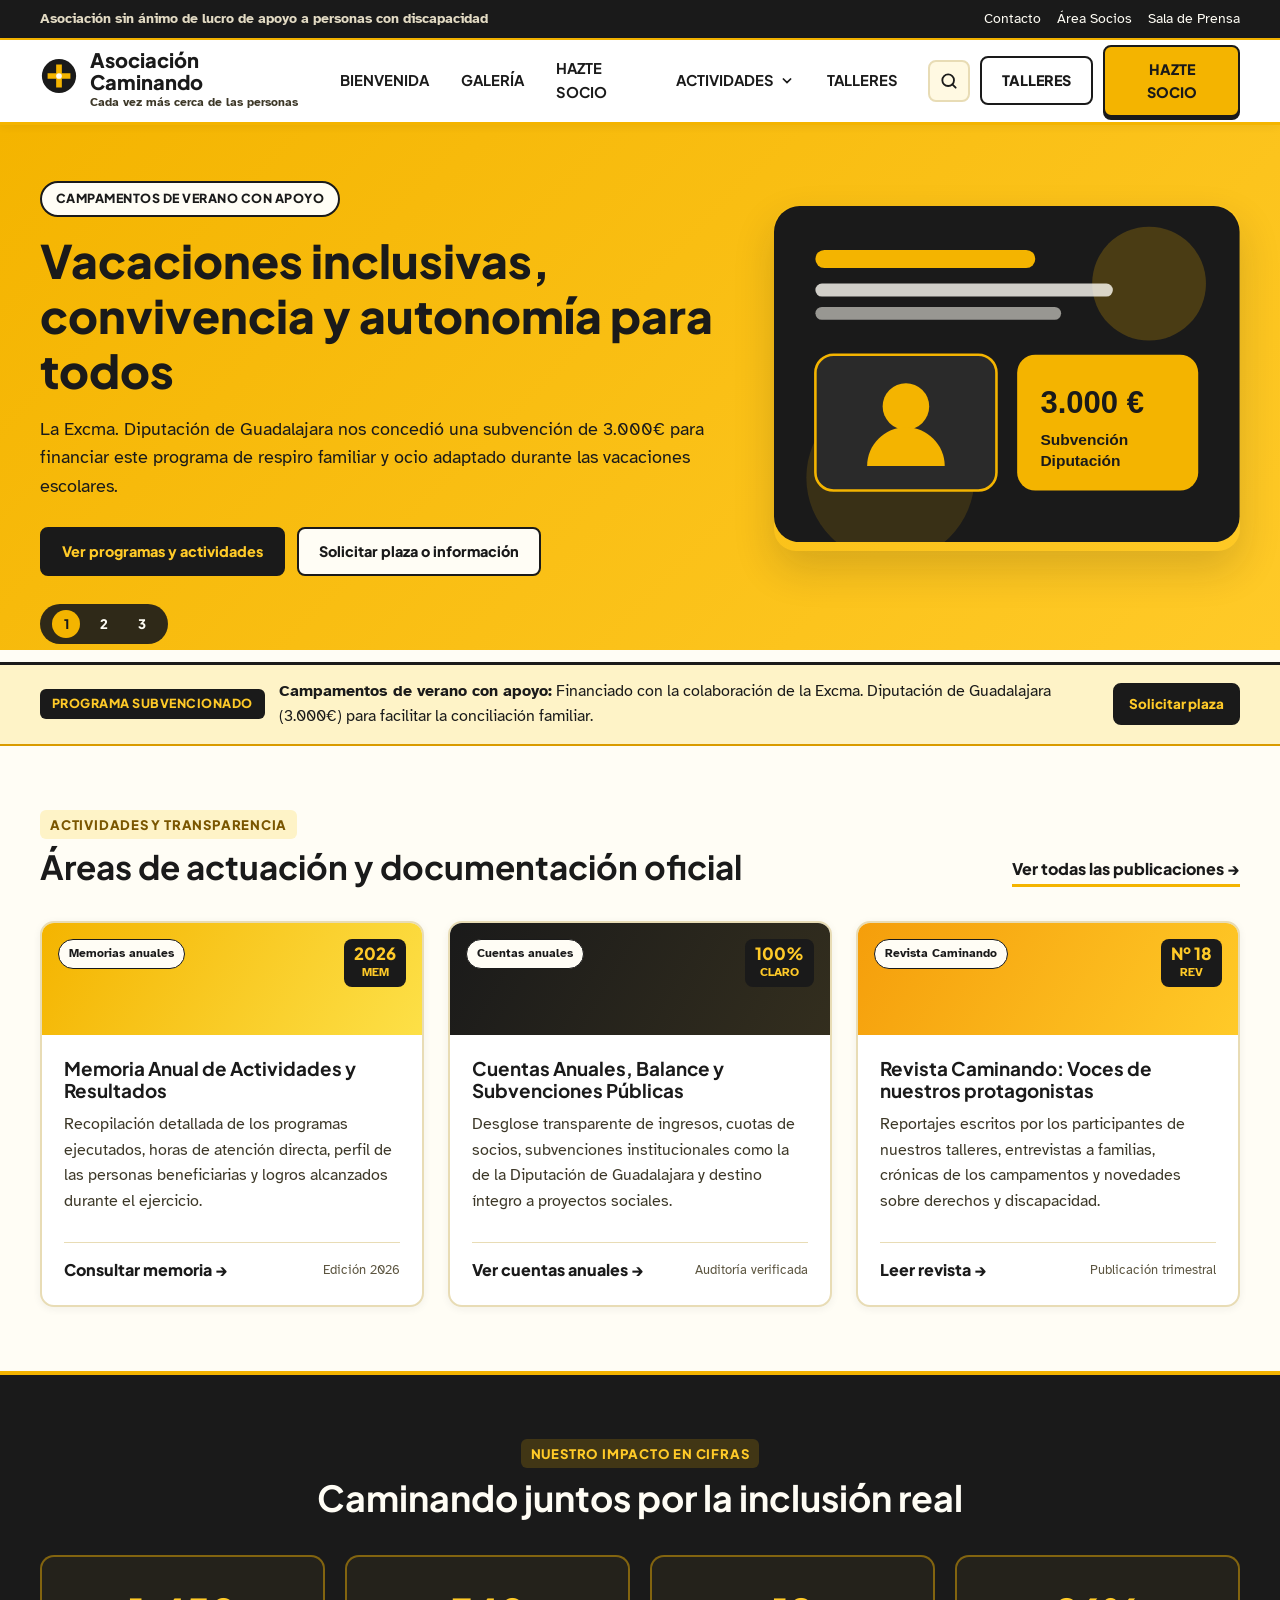
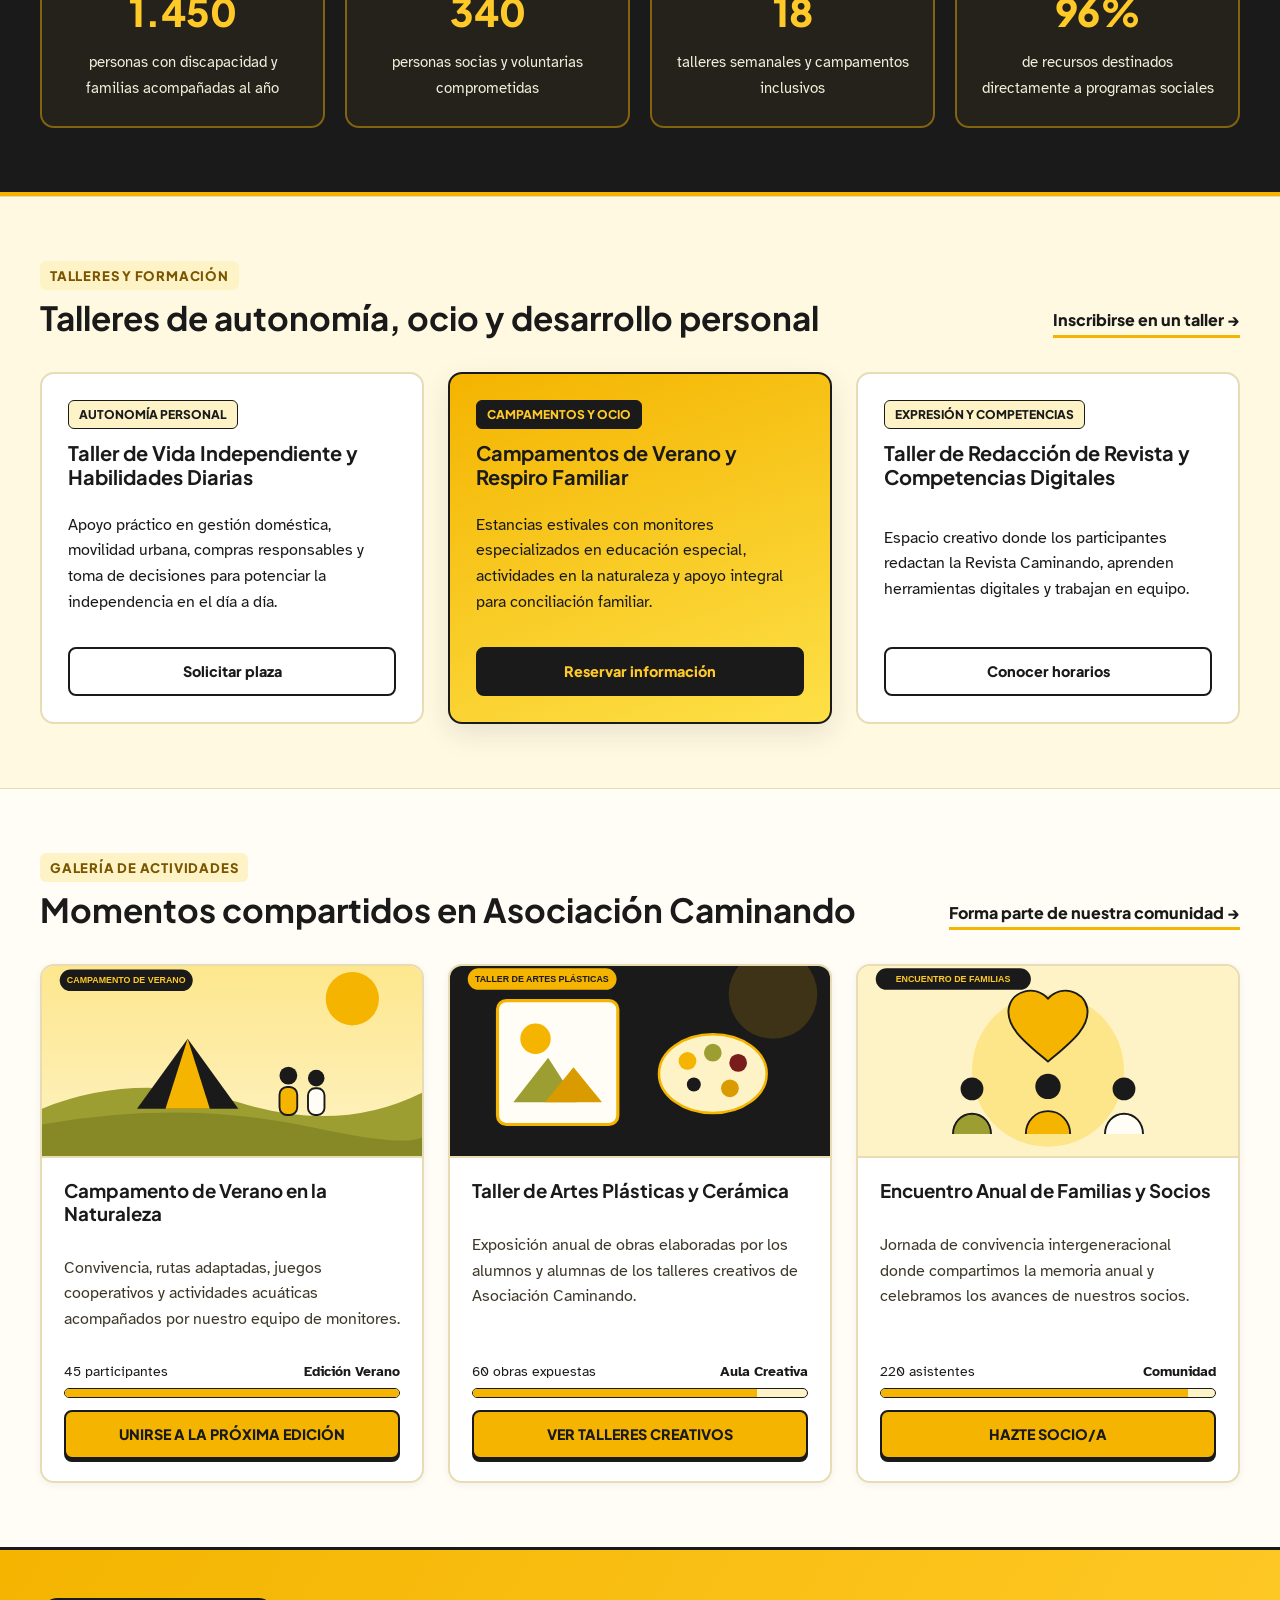
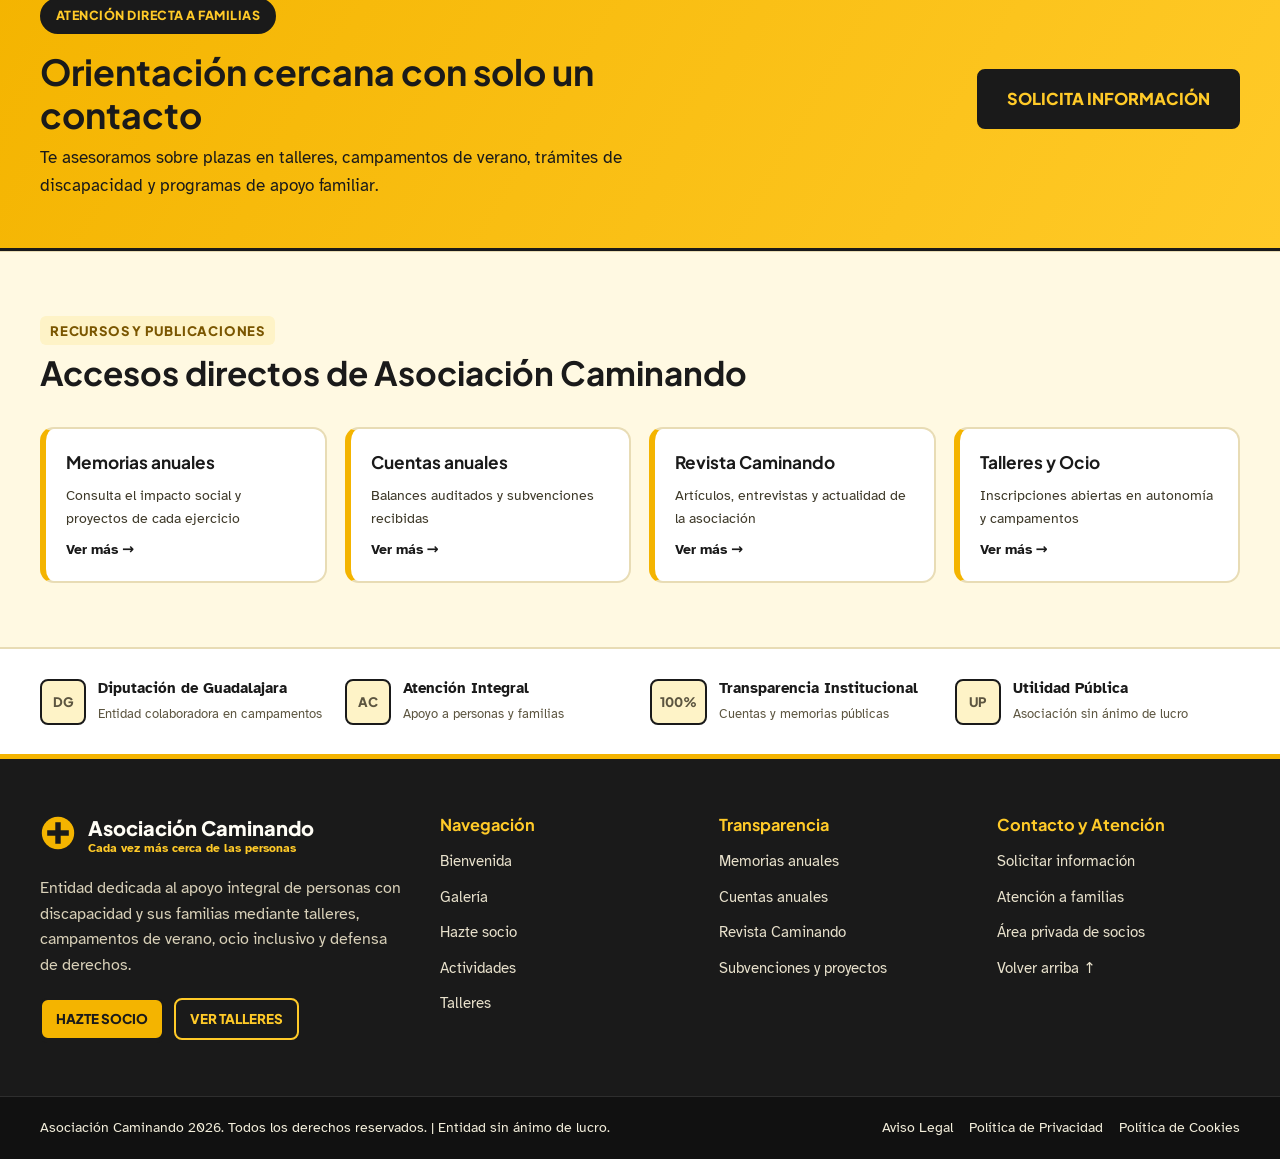
<file: Brokers_sin_fronteras/ANDRE-INDEX/index.html>
<!DOCTYPE html>
<html lang="es">
<head>
  <meta charset="UTF-8">
  <meta name="viewport" content="width=device-width, initial-scale=1.0">
  <meta name="description" content="Asociación Caminando — Apoyo a personas con discapacidad, inclusión, actividades, talleres y transparencia.">
  <title>Asociación Caminando | Cada vez más cerca de las personas</title>
  <link rel="preconnect" href="https://fonts.googleapis.com">
  <link rel="preconnect" href="https://fonts.gstatic.com" crossorigin>
  <link href="https://fonts.googleapis.com/css2?family=Atkinson+Hyperlegible:ital,wght@0,400;0,700;1,400&family=Plus+Jakarta+Sans:wght@500;600;700;800&display=swap" rel="stylesheet">
  <link rel="stylesheet" href="estilos.css">
</head>
<body>
  <input type="checkbox" id="interruptor-menu-movil" class="solo-lectores">

  <div class="contenedor-pagina" id="inicio">
    <a href="#contenido-principal" class="enlace-saltar">Saltar al contenido principal</a>

    <div class="barra-superior">
      <div class="contenedor barra-superior__interior">
        <span class="barra-superior__aviso">Asociación sin ánimo de lucro de apoyo a personas con discapacidad</span>
        <nav class="enlaces-secundarios" aria-label="Enlaces institucionales secundarios">
          <a href="#contacto">Contacto</a>
          <a href="#ventana-socios">Área Socios</a>
          <a href="#actividades">Sala de Prensa</a>
        </nav>
      </div>
    </div>

    <header class="cabecera-sitio">
      <div class="contenedor cabecera-sitio__interior">
        <a href="#" class="marca-asociacion" aria-label="Asociación Caminando - Inicio">
          <div class="marca-asociacion__emblema" aria-hidden="true">
            <svg viewBox="0 0 40 40" width="38" height="38">
              <circle cx="20" cy="20" r="18" fill="#1A1A1A"/>
              <path d="M17 8h6v9h9v6h-9v9h-6v-9H8v-6h9V8z" fill="#F4B400"/>
              <circle cx="20" cy="20" r="3" fill="#FFFDF5"/>
            </svg>
          </div>
          <div class="marca-asociacion__textos">
            <span class="marca-asociacion__nombre">Asociación Caminando</span>
            <span class="marca-asociacion__lema">Cada vez más cerca de las personas</span>
          </div>
        </a>

        <nav class="navegacion-principal" aria-label="Navegación principal">
          <ul class="navegacion-principal__lista">
            <li class="elemento-menu">
              <a href="#bienvenida" class="elemento-menu__enlace">BIENVENIDA</a>
            </li>
            <li class="elemento-menu">
              <a href="#galeria" class="elemento-menu__enlace">GALERÍA</a>
            </li>
            <li class="elemento-menu">
              <a href="#ventana-alta-socio" class="elemento-menu__enlace">HAZTE SOCIO</a>
            </li>
            <li class="elemento-menu tiene-desplegable">
              <a href="#actividades" class="elemento-menu__enlace" aria-haspopup="true">
                ACTIVIDADES
                <svg class="flecha-desplegable" viewBox="0 0 20 20" aria-hidden="true"><path d="M5.5 7.5L10 12l4.5-4.5" stroke="currentColor" stroke-width="2.2" fill="none" stroke-linecap="round"/></svg>
              </a>
              <div class="panel-desplegable" role="region" aria-label="Submenú Actividades">
                <div class="panel-desplegable__lista">
                  <a href="#campamentos" class="tarjeta-desplegable">
                    <strong>Campamentos de verano</strong>
                    <span>Ocio inclusivo, respiro familiar y convivencia adaptada.</span>
                  </a>
                  <a href="#memorias-anuales" class="tarjeta-desplegable">
                    <strong>Memorias anuales</strong>
                    <span>Balance de programas, impacto social y logros alcanzados.</span>
                  </a>
                  <a href="#cuentas-anuales" class="tarjeta-desplegable">
                    <strong>Cuentas anuales</strong>
                    <span>Transparencia económica, subvenciones y auditoría.</span>
                  </a>
                  <a href="#revista-caminando" class="tarjeta-desplegable">
                    <strong>Revista Caminando</strong>
                    <span>Publicación periódica con testimonios, noticias y reportajes.</span>
                  </a>
                </div>
              </div>
            </li>
            <li class="elemento-menu">
              <a href="#talleres" class="elemento-menu__enlace">TALLERES</a>
            </li>
          </ul>
        </nav>

        <div class="acciones-cabecera">
          <details class="buscador-desplegable">
            <summary class="boton-icono" aria-label="Búsqueda web">
              <svg viewBox="0 0 24 24" width="20" height="20" aria-hidden="true"><circle cx="11" cy="11" r="7" stroke="currentColor" stroke-width="2.2" fill="none"/><path d="M20 20l-4-4" stroke="currentColor" stroke-width="2.2" stroke-linecap="round"/></svg>
            </summary>
            <div class="buscador-desplegable__caja">
              <form action="#actividades" method="get" class="formulario-busqueda">
                <label for="campo-busqueda" class="solo-lectores">Buscar en Asociación Caminando</label>
                <input type="search" id="campo-busqueda" name="q" placeholder="Ej. campamentos, talleres, subvenciones...">
                <button type="submit" class="boton boton--amarillo boton--pequeno">Buscar</button>
              </form>
            </div>
          </details>

          <a href="#talleres" class="boton boton--borde-oscuro ocultar-movil">TALLERES</a>
          <a href="#ventana-alta-socio" class="boton boton--amarillo ocultar-movil">HAZTE SOCIO</a>

          <label for="interruptor-menu-movil" class="boton-menu-movil" aria-label="Abrir menú desplegable">
            <span></span>
            <span></span>
            <span></span>
          </label>
        </div>
      </div>

      <nav class="cajon-menu-movil" aria-label="Menú desplegable móvil">
        <div class="contenedor cajon-menu-movil__interior">
          <div class="cajon-menu-movil__superior">
            <label for="interruptor-menu-movil" class="cajon-menu-movil__cerrar" aria-label="Cerrar menú">✕</label>
          </div>

          <ul class="lista-menu-movil">
            <li>
              <a href="#bienvenida" class="enlace-menu-movil">
                <svg class="icono-menu" viewBox="0 0 24 24" aria-hidden="true"><path d="M3 10.5L12 3l9 7.5V20a1 1 0 0 1-1 1h-5v-6H9v6H4a1 1 0 0 1-1-1v-9.5z" fill="currentColor"/></svg>
                <span>BIENVENIDA</span>
              </a>
            </li>
            <li>
              <a href="#galeria" class="enlace-menu-movil">
                <svg class="icono-menu" viewBox="0 0 24 24" aria-hidden="true"><rect x="3" y="5" width="18" height="14" rx="2" fill="none" stroke="currentColor" stroke-width="2"/><circle cx="8.5" cy="10" r="1.5" fill="currentColor"/><path d="M21 16l-5-5-6 6-3-3-4 4" fill="none" stroke="currentColor" stroke-width="2"/></svg>
                <span>GALERÍA</span>
              </a>
            </li>
            <li>
              <a href="#ventana-alta-socio" class="enlace-menu-movil">
                <svg class="icono-menu" viewBox="0 0 24 24" aria-hidden="true"><circle cx="9" cy="8" r="3.5" fill="currentColor"/><path d="M3 19c0-3.3 2.7-6 6-6s6 2.7 6 6" fill="currentColor"/><path d="M19 8v6M16 11h6" stroke="currentColor" stroke-width="2.2" stroke-linecap="round"/></svg>
                <span>HAZTE SOCIO</span>
              </a>
            </li>
            <li class="grupo-menu-movil">
              <details open>
                <summary class="enlace-menu-movil enlace-menu-movil--resumen">
                  <span class="enlace-menu-movil__izquierda">
                    <svg class="icono-menu" viewBox="0 0 24 24" aria-hidden="true"><circle cx="12" cy="12" r="9" fill="none" stroke="currentColor" stroke-width="2"/><path d="M12 7v5l3.5 2" fill="none" stroke="currentColor" stroke-width="2" stroke-linecap="round"/></svg>
                    <span>ACTIVIDADES</span>
                  </span>
                  <svg class="flecha-desplegable" viewBox="0 0 20 20" aria-hidden="true"><path d="M5.5 7.5L10 12l4.5-4.5" stroke="currentColor" stroke-width="2.2" fill="none" stroke-linecap="round"/></svg>
                </summary>
                <ul class="sublista-menu-movil">
                  <li>
                    <a href="#memorias-anuales" class="enlace-submenu-movil">
                      <svg class="icono-menu" viewBox="0 0 24 24" aria-hidden="true"><path d="M6 3h9l4 4v14H6V3z" fill="none" stroke="currentColor" stroke-width="2"/><path d="M9 12h6M9 16h6" stroke="currentColor" stroke-width="2"/></svg>
                      <span>Memorias anuales</span>
                    </a>
                  </li>
                  <li>
                    <a href="#cuentas-anuales" class="enlace-submenu-movil">
                      <svg class="icono-menu" viewBox="0 0 24 24" aria-hidden="true"><circle cx="10.5" cy="10.5" r="6.5" fill="none" stroke="currentColor" stroke-width="2"/><path d="M10.5 7.5v6M7.5 10.5h6M15.5 15.5L20 20" stroke="currentColor" stroke-width="2" stroke-linecap="round"/></svg>
                      <span>Cuentas anuales</span>
                    </a>
                  </li>
                  <li>
                    <a href="#revista-caminando" class="enlace-submenu-movil">
                      <svg class="icono-menu" viewBox="0 0 24 24" aria-hidden="true"><rect x="3" y="5" width="18" height="14" rx="2" fill="none" stroke="currentColor" stroke-width="2"/><path d="M7 9h4v6H7zM14 9h3M14 12h3M14 15h3" stroke="currentColor" stroke-width="1.8"/></svg>
                      <span>Revista Caminando</span>
                    </a>
                  </li>
                </ul>
              </details>
            </li>
            <li>
              <a href="#talleres" class="enlace-menu-movil">
                <svg class="icono-menu" viewBox="0 0 24 24" aria-hidden="true"><circle cx="12" cy="12" r="3.5" fill="none" stroke="currentColor" stroke-width="2"/><path d="M12 2v3M12 19v3M4.9 4.9l2.1 2.1M17 17l2.1 2.1M2 12h3M19 12h3M4.9 19.1L7 17M17 7l2.1-2.1" stroke="currentColor" stroke-width="2" stroke-linecap="round"/></svg>
                <span>TALLERES</span>
              </a>
            </li>
          </ul>
        </div>
      </nav>
    </header>

    <main id="contenido-principal">
      <section id="bienvenida" class="carrusel-portada" aria-label="Campamentos y programas destacados">
        <input type="radio" name="diapositiva-portada" id="diapositiva-1" class="solo-lectores" checked>
        <input type="radio" name="diapositiva-portada" id="diapositiva-2" class="solo-lectores">
        <input type="radio" name="diapositiva-portada" id="diapositiva-3" class="solo-lectores">

        <div class="lista-diapositivas">
          <article class="diapositiva diapositiva--campamentos">
            <div class="contenedor diapositiva__interior">
              <div class="diapositiva__contenido">
                <span class="etiqueta-destacada">CAMPAMENTOS DE VERANO CON APOYO</span>
                <h1>Vacaciones inclusivas, convivencia y autonomía para todos</h1>
                <p>La Excma. Diputación de Guadalajara nos concedió una subvención de 3.000€ para financiar este programa de respiro familiar y ocio adaptado durante las vacaciones escolares.</p>
                <div class="diapositiva__acciones">
                  <a href="#actividades" class="boton boton--oscuro">Ver programas y actividades</a>
                  <a href="#ventana-informacion" class="boton boton--claro">Solicitar plaza o información</a>
                </div>
              </div>
              <div class="diapositiva__ilustracion" aria-hidden="true">
                <div class="tarjeta-ilustracion">
                  <svg viewBox="0 0 360 260" width="100%" height="100%">
                    <rect width="360" height="260" rx="20" fill="#1A1A1A"/>
                    <circle cx="290" cy="60" r="44" fill="#F4B400" opacity="0.22"/>
                    <circle cx="90" cy="210" r="65" fill="#F4B400" opacity="0.14"/>
                    <rect x="32" y="34" width="170" height="14" rx="7" fill="#F4B400"/>
                    <rect x="32" y="60" width="230" height="10" rx="5" fill="#FFFDF5" opacity="0.8"/>
                    <rect x="32" y="78" width="190" height="10" rx="5" fill="#FFFDF5" opacity="0.55"/>
                    <g transform="translate(32, 115)">
                      <rect width="140" height="105" rx="14" fill="#2A2A2A" stroke="#F4B400" stroke-width="2"/>
                      <circle cx="70" cy="40" r="18" fill="#F4B400"/>
                      <path d="M40 86c0-16.5 13.5-30 30-30s30 13.5 30 30" fill="#F4B400"/>
                    </g>
                    <g transform="translate(188, 115)">
                      <rect width="140" height="105" rx="14" fill="#F4B400"/>
                      <text x="18" y="45" fill="#1A1A1A" font-family="sans-serif" font-weight="800" font-size="24">3.000 €</text>
                      <text x="18" y="70" fill="#1A1A1A" font-family="sans-serif" font-weight="700" font-size="12">Subvención</text>
                      <text x="18" y="86" fill="#1A1A1A" font-family="sans-serif" font-weight="700" font-size="12">Diputación</text>
                    </g>
                  </svg>
                </div>
              </div>
            </div>
          </article>

          <article class="diapositiva diapositiva--talleres">
            <div class="contenedor diapositiva__interior">
              <div class="diapositiva__contenido">
                <span class="etiqueta-destacada etiqueta-destacada--oscura">TALLERES DE AUTONOMÍA Y HABILIDADES</span>
                <h1>Talleres ocupacionales, digitales y creativos todo el año</h1>
                <p>Fomentamos el desarrollo personal, la comunicación y la capacitación laboral mediante talleres adaptados a las capacidades e intereses de cada participante.</p>
                <div class="diapositiva__acciones">
                  <a href="#talleres" class="boton boton--amarillo">Explorar talleres activos</a>
                  <a href="#galeria" class="boton boton--borde-oscuro">Ver galería de actividades</a>
                </div>
              </div>
              <div class="diapositiva__ilustracion" aria-hidden="true">
                <div class="tarjeta-ilustracion">
                  <svg viewBox="0 0 360 260" width="100%" height="100%">
                    <rect width="360" height="260" rx="20" fill="#FEF3C7" stroke="#1A1A1A" stroke-width="3"/>
                    <circle cx="180" cy="115" r="56" fill="#F4B400"/>
                    <path d="M156 115l16 16 34-36" stroke="#1A1A1A" stroke-width="8" fill="none" stroke-linecap="round" stroke-linejoin="round"/>
                    <rect x="65" y="192" width="230" height="34" rx="17" fill="#1A1A1A"/>
                    <text x="180" y="214" text-anchor="middle" fill="#F4B400" font-family="sans-serif" font-weight="800" font-size="13">PARTICIPACIÓN ACTIVA 100%</text>
                  </svg>
                </div>
              </div>
            </div>
          </article>

          <article class="diapositiva diapositiva--transparencia">
            <div class="contenedor diapositiva__interior">
              <div class="diapositiva__contenido">
                <span class="etiqueta-destacada">TRANSPARENCIA Y PARTICIPACIÓN</span>
                <h1>Memorias anuales, cuentas claras y Revista Caminando</h1>
                <p>Ponemos a disposición de socios, familias e instituciones toda nuestra documentación anual, auditorías y publicaciones divulgativas.</p>
                <div class="diapositiva__acciones">
                  <a href="#memorias-anuales" class="boton boton--oscuro">Consultar documentación</a>
                  <a href="#ventana-alta-socio" class="boton boton--claro">Hazte socio/a</a>
                </div>
              </div>
              <div class="diapositiva__ilustracion" aria-hidden="true">
                <div class="tarjeta-ilustracion">
                  <svg viewBox="0 0 360 260" width="100%" height="100%">
                    <rect width="360" height="260" rx="20" fill="#1A1A1A"/>
                    <path d="M180 48c-22-24-62-16-68 16-6 34 32 62 68 92 36-30 74-58 68-92-6-32-46-40-68-16z" fill="#F4B400"/>
                    <rect x="75" y="182" width="210" height="40" rx="10" fill="#2B2B2B" stroke="#F4B400" stroke-width="2"/>
                    <text x="180" y="207" text-anchor="middle" fill="#FFFDF5" font-family="sans-serif" font-weight="700" font-size="14">TRANSPARENCIA Y COMPROMISO</text>
                  </svg>
                </div>
              </div>
            </div>
          </article>
        </div>

        <div class="contenedor controles-carrusel">
          <div class="puntos-carrusel" role="tablist" aria-label="Seleccionar diapositiva destacada">
            <label for="diapositiva-1" class="punto-carrusel" aria-label="Diapositiva 1: Campamentos de verano">1</label>
            <label for="diapositiva-2" class="punto-carrusel" aria-label="Diapositiva 2: Talleres de autonomía">2</label>
            <label for="diapositiva-3" class="punto-carrusel" aria-label="Diapositiva 3: Transparencia y memorias">3</label>
          </div>
        </div>
      </section>

      <section class="franja-aviso" aria-label="Subvención y convocatoria abierta">
        <div class="contenedor franja-aviso__interior">
          <div class="franja-aviso__etiqueta">PROGRAMA SUBVENCIONADO</div>
          <p class="franja-aviso__texto">
            <strong>Campamentos de verano con apoyo:</strong> Financiado con la colaboración de la Excma. Diputación de Guadalajara (3.000€) para facilitar la conciliación familiar.
          </p>
          <a href="#ventana-informacion" class="boton boton--oscuro boton--pequeno">Solicitar plaza</a>
        </div>
      </section>

      <section id="actividades" class="seccion">
        <div class="contenedor">
          <header class="encabezado-seccion">
            <div>
              <span class="antetitulo">ACTIVIDADES Y TRANSPARENCIA</span>
              <h2>Áreas de actuación y documentación oficial</h2>
            </div>
            <a href="#revista-caminando" class="enlace-flecha">Ver todas las publicaciones →</a>
          </header>

          <div class="cuadricula-documentos">
            <article id="memorias-anuales" class="tarjeta-documento">
              <div class="tarjeta-documento__cabecera tarjeta-documento__cabecera--ambar">
                <span class="tarjeta-documento__etiqueta">Memorias anuales</span>
                <div class="sello-fecha" aria-label="Publicación anual">
                  <span class="sello-fecha__numero">2026</span>
                  <span class="sello-fecha__texto">MEM</span>
                </div>
              </div>
              <div class="tarjeta-documento__cuerpo">
                <h3>Memoria Anual de Actividades y Resultados</h3>
                <p>Recopilación detallada de los programas ejecutados, horas de atención directa, perfil de las personas beneficiarias y logros alcanzados durante el ejercicio.</p>
                <div class="tarjeta-documento__pie">
                  <a href="#ventana-memoria" class="enlace-negrita">Consultar memoria →</a>
                  <span class="dato-secundario">Edición 2026</span>
                </div>
              </div>
            </article>

            <article id="cuentas-anuales" class="tarjeta-documento">
              <div class="tarjeta-documento__cabecera tarjeta-documento__cabecera--oscura">
                <span class="tarjeta-documento__etiqueta">Cuentas anuales</span>
                <div class="sello-fecha" aria-label="Balance económico">
                  <span class="sello-fecha__numero">100%</span>
                  <span class="sello-fecha__texto">CLARO</span>
                </div>
              </div>
              <div class="tarjeta-documento__cuerpo">
                <h3>Cuentas Anuales, Balance y Subvenciones Públicas</h3>
                <p>Desglose transparente de ingresos, cuotas de socios, subvenciones institucionales como la de la Diputación de Guadalajara y destino íntegro a proyectos sociales.</p>
                <div class="tarjeta-documento__pie">
                  <a href="#ventana-cuentas" class="enlace-negrita">Ver cuentas anuales →</a>
                  <span class="dato-secundario">Auditoría verificada</span>
                </div>
              </div>
            </article>

            <article id="revista-caminando" class="tarjeta-documento">
              <div class="tarjeta-documento__cabecera tarjeta-documento__cabecera--dorada">
                <span class="tarjeta-documento__etiqueta">Revista Caminando</span>
                <div class="sello-fecha" aria-label="Último número">
                  <span class="sello-fecha__numero">Nº 18</span>
                  <span class="sello-fecha__texto">REV</span>
                </div>
              </div>
              <div class="tarjeta-documento__cuerpo">
                <h3>Revista Caminando: Voces de nuestros protagonistas</h3>
                <p>Reportajes escritos por los participantes de nuestros talleres, entrevistas a familias, crónicas de los campamentos y novedades sobre derechos y discapacidad.</p>
                <div class="tarjeta-documento__pie">
                  <a href="#ventana-revista" class="enlace-negrita">Leer revista →</a>
                  <span class="dato-secundario">Publicación trimestral</span>
                </div>
              </div>
            </article>
          </div>
        </div>
      </section>

      <section class="franja-impacto" aria-label="Cifras relevantes de impacto social">
        <div class="contenedor">
          <div class="franja-impacto__encabezado">
            <span class="antetitulo antetitulo--dorado">NUESTRO IMPACTO EN CIFRAS</span>
            <h2>Caminando juntos por la inclusión real</h2>
          </div>

          <div class="cuadricula-cifras">
            <div class="tarjeta-cifra">
              <span class="tarjeta-cifra__numero">1.450</span>
              <span class="tarjeta-cifra__descripcion">personas con discapacidad y familias acompañadas al año</span>
            </div>
            <div class="tarjeta-cifra">
              <span class="tarjeta-cifra__numero">340</span>
              <span class="tarjeta-cifra__descripcion">personas socias y voluntarias comprometidas</span>
            </div>
            <div class="tarjeta-cifra">
              <span class="tarjeta-cifra__numero">18</span>
              <span class="tarjeta-cifra__descripcion">talleres semanales y campamentos inclusivos</span>
            </div>
            <div class="tarjeta-cifra">
              <span class="tarjeta-cifra__numero">96%</span>
              <span class="tarjeta-cifra__descripcion">de recursos destinados directamente a programas sociales</span>
            </div>
          </div>
        </div>
      </section>

      <section id="talleres" class="seccion seccion--crema">
        <div class="contenedor">
          <header class="encabezado-seccion">
            <div>
              <span class="antetitulo">TALLERES Y FORMACIÓN</span>
              <h2>Talleres de autonomía, ocio y desarrollo personal</h2>
            </div>
            <a href="#ventana-informacion" class="enlace-flecha">Inscribirse en un taller →</a>
          </header>

          <div class="cuadricula-talleres">
            <article class="tarjeta-taller">
              <div class="tarjeta-taller__superior">
                <span class="insignia-taller">AUTONOMÍA PERSONAL</span>
                <h3>Taller de Vida Independiente y Habilidades Diarias</h3>
              </div>
              <p>Apoyo práctico en gestión doméstica, movilidad urbana, compras responsables y toma de decisiones para potenciar la independencia en el día a día.</p>
              <a href="#ventana-informacion" class="boton boton--borde-oscuro">Solicitar plaza</a>
            </article>

            <article id="campamentos" class="tarjeta-taller tarjeta-taller--destacada">
              <div class="tarjeta-taller__superior">
                <span class="insignia-taller insignia-taller--oscura">CAMPAMENTOS Y OCIO</span>
                <h3>Campamentos de Verano y Respiro Familiar</h3>
              </div>
              <p>Estancias estivales con monitores especializados en educación especial, actividades en la naturaleza y apoyo integral para conciliación familiar.</p>
              <a href="#ventana-informacion" class="boton boton--oscuro">Reservar información</a>
            </article>

            <article class="tarjeta-taller">
              <div class="tarjeta-taller__superior">
                <span class="insignia-taller">EXPRESIÓN Y COMPETENCIAS</span>
                <h3>Taller de Redacción de Revista y Competencias Digitales</h3>
              </div>
              <p>Espacio creativo donde los participantes redactan la Revista Caminando, aprenden herramientas digitales y trabajan en equipo.</p>
              <a href="#ventana-informacion" class="boton boton--borde-oscuro">Conocer horarios</a>
            </article>
          </div>
        </div>
      </section>

      <section id="galeria" class="seccion">
        <div class="contenedor">
          <header class="encabezado-seccion">
            <div>
              <span class="antetitulo">GALERÍA DE ACTIVIDADES</span>
              <h2>Momentos compartidos en Asociación Caminando</h2>
            </div>
            <a href="#ventana-alta-socio" class="enlace-flecha">Forma parte de nuestra comunidad →</a>
          </header>

          <div class="cuadricula-galeria">
            <article class="tarjeta-galeria">
              <figure class="tarjeta-galeria__imagen">
                <img src="imagenes/campamento-verano.svg" alt="Ilustración de participantes disfrutando del campamento de verano en la naturaleza con apoyo de monitores" width="600" height="340">
              </figure>
              <div class="tarjeta-galeria__cuerpo">
                <h3>Campamento de Verano en la Naturaleza</h3>
                <p>Convivencia, rutas adaptadas, juegos cooperativos y actividades acuáticas acompañados por nuestro equipo de monitores.</p>
                <div class="bloque-progreso" aria-label="Participación: 45 plazas cubiertas">
                  <div class="bloque-progreso__datos">
                    <span>45 participantes</span>
                    <strong>Edición Verano</strong>
                  </div>
                  <div class="barra-progreso"><span class="barra-progreso__relleno barra-progreso__relleno--completo"></span></div>
                </div>
                <a href="#ventana-informacion" class="boton boton--amarillo boton--ancho-completo">UNIRSE A LA PRÓXIMA EDICIÓN</a>
              </div>
            </article>

            <article class="tarjeta-galeria">
              <figure class="tarjeta-galeria__imagen">
                <img src="imagenes/taller-artes.svg" alt="Ilustración de obras de pintura y cerámica creadas en el taller de artes plásticas" width="600" height="340">
              </figure>
              <div class="tarjeta-galeria__cuerpo">
                <h3>Taller de Artes Plásticas y Cerámica</h3>
                <p>Exposición anual de obras elaboradas por los alumnos y alumnas de los talleres creativos de Asociación Caminando.</p>
                <div class="bloque-progreso" aria-label="Exposición abierta todo el año">
                  <div class="bloque-progreso__datos">
                    <span>60 obras expuestas</span>
                    <strong>Aula Creativa</strong>
                  </div>
                  <div class="barra-progreso"><span class="barra-progreso__relleno barra-progreso__relleno--alto"></span></div>
                </div>
                <a href="#talleres" class="boton boton--amarillo boton--ancho-completo">VER TALLERES CREATIVOS</a>
              </div>
            </article>

            <article class="tarjeta-galeria">
              <figure class="tarjeta-galeria__imagen">
                <img src="imagenes/encuentro-familias.svg" alt="Ilustración de familias, socios y voluntarios reunidos en la jornada anual de convivencia" width="600" height="340">
              </figure>
              <div class="tarjeta-galeria__cuerpo">
                <h3>Encuentro Anual de Familias y Socios</h3>
                <p>Jornada de convivencia intergeneracional donde compartimos la memoria anual y celebramos los avances de nuestros socios.</p>
                <div class="bloque-progreso" aria-label="Más de 200 asistentes">
                  <div class="bloque-progreso__datos">
                    <span>220 asistentes</span>
                    <strong>Comunidad</strong>
                  </div>
                  <div class="barra-progreso"><span class="barra-progreso__relleno barra-progreso__relleno--muy-alto"></span></div>
                </div>
                <a href="#ventana-alta-socio" class="boton boton--amarillo boton--ancho-completo">HAZTE SOCIO/A</a>
              </div>
            </article>
          </div>
        </div>
      </section>

      <section class="franja-atencion">
        <div class="contenedor franja-atencion__interior">
          <div class="franja-atencion__contenido">
            <span class="etiqueta-destacada etiqueta-destacada--oscura">ATENCIÓN DIRECTA A FAMILIAS</span>
            <h2>Orientación cercana con solo un contacto</h2>
            <p>Te asesoramos sobre plazas en talleres, campamentos de verano, trámites de discapacidad y programas de apoyo familiar.</p>
          </div>
          <div class="franja-atencion__accion">
            <a href="#ventana-informacion" class="boton boton--oscuro boton--grande">SOLICITA INFORMACIÓN</a>
          </div>
        </div>
      </section>

      <section class="seccion seccion--crema">
        <div class="contenedor">
          <header class="encabezado-seccion">
            <div>
              <span class="antetitulo">RECURSOS Y PUBLICACIONES</span>
              <h2>Accesos directos de Asociación Caminando</h2>
            </div>
          </header>

          <div class="cuadricula-accesos">
            <a href="#memorias-anuales" class="tarjeta-acceso">
              <strong>Memorias anuales</strong>
              <span>Consulta el impacto social y proyectos de cada ejercicio</span>
              <span class="tarjeta-acceso__enlace">Ver más →</span>
            </a>
            <a href="#cuentas-anuales" class="tarjeta-acceso">
              <strong>Cuentas anuales</strong>
              <span>Balances auditados y subvenciones recibidas</span>
              <span class="tarjeta-acceso__enlace">Ver más →</span>
            </a>
            <a href="#revista-caminando" class="tarjeta-acceso">
              <strong>Revista Caminando</strong>
              <span>Artículos, entrevistas y actualidad de la asociación</span>
              <span class="tarjeta-acceso__enlace">Ver más →</span>
            </a>
            <a href="#talleres" class="tarjeta-acceso">
              <strong>Talleres y Ocio</strong>
              <span>Inscripciones abiertas en autonomía y campamentos</span>
              <span class="tarjeta-acceso__enlace">Ver más →</span>
            </a>
          </div>
        </div>
      </section>

      <section class="franja-colaboradores" aria-label="Entidades colaboradoras y certificaciones">
        <div class="contenedor franja-colaboradores__interior">
          <div class="elemento-colaborador">
            <span class="elemento-colaborador__siglas">DG</span>
            <div>
              <strong>Diputación de Guadalajara</strong>
              <span>Entidad colaboradora en campamentos</span>
            </div>
          </div>
          <div class="elemento-colaborador">
            <span class="elemento-colaborador__siglas">AC</span>
            <div>
              <strong>Atención Integral</strong>
              <span>Apoyo a personas y familias</span>
            </div>
          </div>
          <div class="elemento-colaborador">
            <span class="elemento-colaborador__siglas">100%</span>
            <div>
              <strong>Transparencia Institucional</strong>
              <span>Cuentas y memorias públicas</span>
            </div>
          </div>
          <div class="elemento-colaborador">
            <span class="elemento-colaborador__siglas">UP</span>
            <div>
              <strong>Utilidad Pública</strong>
              <span>Asociación sin ánimo de lucro</span>
            </div>
          </div>
        </div>
      </section>
    </main>

    <footer id="contacto" class="pie-sitio">
      <div class="contenedor pie-sitio__superior">
        <div class="pie-marca">
          <div class="marca-asociacion marca-asociacion--clara">
            <div class="marca-asociacion__emblema" aria-hidden="true">
              <svg viewBox="0 0 40 40" width="36" height="36">
                <circle cx="20" cy="20" r="18" fill="#F4B400"/>
                <path d="M17 8h6v9h9v6h-9v9h-6v-9H8v-6h9V8z" fill="#1A1A1A"/>
              </svg>
            </div>
            <div class="marca-asociacion__textos">
              <span class="marca-asociacion__nombre">Asociación Caminando</span>
              <span class="marca-asociacion__lema">Cada vez más cerca de las personas</span>
            </div>
          </div>
          <p class="pie-descripcion">Entidad dedicada al apoyo integral de personas con discapacidad y sus familias mediante talleres, campamentos de verano, ocio inclusivo y defensa de derechos.</p>
          <div class="pie-botones">
            <a href="#ventana-alta-socio" class="boton boton--amarillo boton--pequeno">HAZTE SOCIO</a>
            <a href="#talleres" class="boton boton--borde-claro boton--pequeno">VER TALLERES</a>
          </div>
        </div>

        <div class="pie-columna">
          <h3>Navegación</h3>
          <ul>
            <li><a href="#bienvenida">Bienvenida</a></li>
            <li><a href="#galeria">Galería</a></li>
            <li><a href="#ventana-alta-socio">Hazte socio</a></li>
            <li><a href="#actividades">Actividades</a></li>
            <li><a href="#talleres">Talleres</a></li>
          </ul>
        </div>

        <div class="pie-columna">
          <h3>Transparencia</h3>
          <ul>
            <li><a href="#memorias-anuales">Memorias anuales</a></li>
            <li><a href="#cuentas-anuales">Cuentas anuales</a></li>
            <li><a href="#revista-caminando">Revista Caminando</a></li>
            <li><a href="#ventana-informacion">Subvenciones y proyectos</a></li>
          </ul>
        </div>

        <div class="pie-columna">
          <h3>Contacto y Atención</h3>
          <ul>
            <li><a href="#ventana-informacion">Solicitar información</a></li>
            <li><a href="#ventana-informacion">Atención a familias</a></li>
            <li><a href="#ventana-socios">Área privada de socios</a></li>
            <li><a href="#inicio">Volver arriba ↑</a></li>
          </ul>
        </div>
      </div>

      <div class="pie-sitio__inferior">
        <div class="contenedor pie-sitio__inferior-interior">
          <p>Asociación Caminando 2026. Todos los derechos reservados. | Entidad sin ánimo de lucro.</p>
          <div class="enlaces-legales">
            <a href="#bienvenida">Aviso Legal</a>
            <a href="#bienvenida">Política de Privacidad</a>
            <a href="#bienvenida">Política de Cookies</a>
          </div>
        </div>
      </div>
    </footer>

    <div id="ventana-alta-socio" class="ventana-modal" role="dialog" aria-modal="true" aria-labelledby="titulo-alta-socio">
      <div class="ventana-modal__caja">
        <div class="ventana-modal__cabecera">
          <h2 id="titulo-alta-socio">Hazte Socio/a de Asociación Caminando</h2>
          <a href="#contenido-principal" class="ventana-modal__cerrar" aria-label="Cerrar ventana">✕</a>
        </div>
        <form action="#contenido-principal" method="get" class="formulario-modal">
          <p>Tu cuota permite mantener nuestros talleres semanales y financiar campamentos inclusivos.</p>
          <div class="cuadricula-cuotas">
            <label class="opcion-cuota">
              <input type="radio" name="cuota" value="12" checked>
              <span>12 € / mes</span>
            </label>
            <label class="opcion-cuota">
              <input type="radio" name="cuota" value="25">
              <span>25 € / mes</span>
            </label>
            <label class="opcion-cuota">
              <input type="radio" name="cuota" value="50">
              <span>50 € / mes</span>
            </label>
          </div>
          <div class="grupo-campo">
            <label for="socio-nombre">Nombre y apellidos</label>
            <input type="text" id="socio-nombre" required placeholder="Ej. Laura García">
          </div>
          <div class="grupo-campo">
            <label for="socio-correo">Correo electrónico</label>
            <input type="email" id="socio-correo" required placeholder="laura@ejemplo.es">
          </div>
          <button type="submit" class="boton boton--amarillo boton--ancho-completo">Confirmar alta de socio/a</button>
        </form>
      </div>
    </div>

    <div id="ventana-informacion" class="ventana-modal" role="dialog" aria-modal="true" aria-labelledby="titulo-informacion">
      <div class="ventana-modal__caja">
        <div class="ventana-modal__cabecera">
          <h2 id="titulo-informacion">Solicitar Información o Plaza en Actividades</h2>
          <a href="#contenido-principal" class="ventana-modal__cerrar" aria-label="Cerrar ventana">✕</a>
        </div>
        <form action="#contenido-principal" method="get" class="formulario-modal">
          <div class="grupo-campo">
            <label for="actividad-interes">Actividad o consulta de interés</label>
            <select id="actividad-interes">
              <option>Campamentos de verano con apoyo</option>
              <option>Talleres de autonomía personal</option>
              <option>Taller de Revista Caminando y digital</option>
              <option>Información general para familias</option>
            </select>
          </div>
          <div class="grupo-campo">
            <label for="datos-contacto">Teléfono o correo de contacto</label>
            <input type="text" id="datos-contacto" required placeholder="600 000 000 / correo@ejemplo.es">
          </div>
          <div class="grupo-campo">
            <label for="observaciones-consulta">Observaciones o consulta</label>
            <textarea id="observaciones-consulta" rows="3" placeholder="Escribe aquí tu consulta o necesidades específicas"></textarea>
          </div>
          <button type="submit" class="boton boton--oscuro boton--ancho-completo">Enviar solicitud</button>
        </form>
      </div>
    </div>

    <div id="ventana-socios" class="ventana-modal" role="dialog" aria-modal="true" aria-labelledby="titulo-area-socios">
      <div class="ventana-modal__caja">
        <div class="ventana-modal__cabecera">
          <h2 id="titulo-area-socios">Área Privada de Socios y Familias</h2>
          <a href="#contenido-principal" class="ventana-modal__cerrar" aria-label="Cerrar ventana">✕</a>
        </div>
        <form action="#contenido-principal" method="get" class="formulario-modal">
          <div class="grupo-campo">
            <label for="usuario-nif">NIF / Correo de socio</label>
            <input type="text" id="usuario-nif" required placeholder="00000000X">
          </div>
          <div class="grupo-campo">
            <label for="usuario-clave">Contraseña</label>
            <input type="password" id="usuario-clave" required placeholder="••••••••">
          </div>
          <button type="submit" class="boton boton--amarillo boton--ancho-completo">Acceder</button>
        </form>
      </div>
    </div>

    <div id="ventana-memoria" class="ventana-modal" role="dialog" aria-modal="true" aria-labelledby="titulo-memoria">
      <div class="ventana-modal__caja">
        <div class="ventana-modal__cabecera">
          <h2 id="titulo-memoria">Memoria Anual 2026 — Asociación Caminando</h2>
          <a href="#actividades" class="ventana-modal__cerrar" aria-label="Cerrar ventana">✕</a>
        </div>
        <div class="formulario-modal">
          <p><strong>Resumen ejecutivo:</strong> Durante el último ejercicio hemos atendido a 1.450 personas y familias, desarrollado 18 talleres semanales y ejecutado el programa de campamentos de verano subvencionado por la Diputación de Guadalajara.</p>
          <a href="#actividades" class="boton boton--oscuro boton--ancho-completo">Volver a actividades</a>
        </div>
      </div>
    </div>

    <div id="ventana-cuentas" class="ventana-modal" role="dialog" aria-modal="true" aria-labelledby="titulo-cuentas">
      <div class="ventana-modal__caja">
        <div class="ventana-modal__cabecera">
          <h2 id="titulo-cuentas">Cuentas Anuales y Transparencia</h2>
          <a href="#actividades" class="ventana-modal__cerrar" aria-label="Cerrar ventana">✕</a>
        </div>
        <div class="formulario-modal">
          <p><strong>Distribución de recursos:</strong> El 96% de los fondos procedentes de cuotas de socios y subvenciones públicas (como los 3.000€ concedidos por la Excma. Diputación de Guadalajara) se destina íntegramente a programas directos.</p>
          <a href="#actividades" class="boton boton--oscuro boton--ancho-completo">Volver a actividades</a>
        </div>
      </div>
    </div>

    <div id="ventana-revista" class="ventana-modal" role="dialog" aria-modal="true" aria-labelledby="titulo-revista">
      <div class="ventana-modal__caja">
        <div class="ventana-modal__cabecera">
          <h2 id="titulo-revista">Revista Caminando — Edición Nº 18</h2>
          <a href="#actividades" class="ventana-modal__cerrar" aria-label="Cerrar ventana">✕</a>
        </div>
        <div class="formulario-modal">
          <p><strong>En este número:</strong> Crónica de nuestros campamentos de verano, entrevistas a participantes de los talleres de autonomía y guía de recursos en Guadalajara.</p>
          <a href="#actividades" class="boton boton--amarillo boton--ancho-completo">Cerrar vista previa</a>
        </div>
      </div>
    </div>
  </div>
</body>
</html>
</file>
<file: Brokers_sin_fronteras/ANDRE-INDEX/estilos.css>
:root {
  --amarillo-principal: #F4B400;
  --amarillo-brillante: #FFCA28;
  --amarillo-intenso: #D99B00;
  --verde-oliva-menu: #9C9E31;
  --verde-oliva-oscuro: #878926;
  --amarillo-suave: #FEF3C7;
  --fondo-crema: #FFF9E2;
  --fondo-pagina: #FFFDF5;
  --fondo-tarjeta: #FFFFFF;
  --texto-oscuro: #1A1A1A;
  --texto-secundario: #3D3828;
  --texto-apagado: #5C5540;
  --granate-menu: #7A1C1C;
  --borde-suave: #E8DCB5;
  --sombra-ligera: 0 2px 8px rgba(26, 26, 26, 0.06);
  --sombra-media: 0 10px 28px rgba(26, 26, 26, 0.10);
  --sombra-fuerte: 0 18px 42px rgba(26, 26, 26, 0.16);
  --radio-pequeno: 8px;
  --radio-mediano: 14px;
  --radio-grande: 22px;
  --tipografia-titulos: 'Plus Jakarta Sans', system-ui, -apple-system, sans-serif;
  --tipografia-cuerpo: 'Atkinson Hyperlegible', system-ui, -apple-system, sans-serif;
  --tamano-base: 16px;
  --interlineado-cuerpo: 1.6;
}

*,
*::before,
*::after {
  box-sizing: border-box;
}

html {
  scroll-behavior: smooth;
  font-size: var(--tamano-base);
}

body {
  margin: 0;
  font-family: var(--tipografia-cuerpo);
  background-color: var(--fondo-pagina);
  color: var(--texto-oscuro);
  line-height: var(--interlineado-cuerpo);
  -webkit-font-smoothing: antialiased;
}

h1, h2, h3, h4 {
  font-family: var(--tipografia-titulos);
  margin-top: 0;
  line-height: 1.2;
  color: inherit;
}

p {
  margin-top: 0;
}

a {
  color: inherit;
  text-decoration: none;
}

ul {
  list-style: none;
  margin: 0;
  padding: 0;
}

img {
  display: block;
  max-width: 100%;
  height: auto;
}

.solo-lectores {
  position: absolute;
  width: 1px;
  height: 1px;
  padding: 0;
  margin: -1px;
  overflow: hidden;
  clip: rect(0, 0, 0, 0);
  white-space: nowrap;
  border: 0;
}

.contenedor {
  width: 100%;
  max-width: 1240px;
  margin: 0 auto;
  padding: 0 20px;
}

:focus-visible {
  outline: 3px solid var(--texto-oscuro);
  outline-offset: 3px;
  box-shadow: 0 0 0 6px var(--amarillo-brillante);
}

.enlace-saltar {
  position: absolute;
  left: -9999px;
  top: 10px;
  z-index: 9999;
  background: var(--texto-oscuro);
  color: var(--amarillo-brillante);
  padding: 12px 20px;
  font-weight: 700;
  border-radius: var(--radio-pequeno);
}

.enlace-saltar:focus {
  left: 16px;
}

.barra-superior {
  background-color: var(--texto-oscuro);
  color: #FFFDF5;
  font-size: 0.85rem;
  border-bottom: 2px solid var(--amarillo-principal);
}

.barra-superior__interior {
  display: flex;
  flex-wrap: wrap;
  align-items: center;
  justify-content: space-between;
  gap: 12px;
  padding-top: 8px;
  padding-bottom: 8px;
}

.barra-superior__aviso {
  color: #E2DAC3;
  font-weight: 700;
}

.enlaces-secundarios {
  display: flex;
  gap: 16px;
}

.enlaces-secundarios a {
  color: #FFFDF5;
}

.enlaces-secundarios a:hover {
  color: var(--amarillo-brillante);
  text-decoration: underline;
}

.cabecera-sitio {
  position: sticky;
  top: 0;
  z-index: 900;
  background-color: var(--fondo-tarjeta);
  border-bottom: 3px solid var(--amarillo-principal);
  box-shadow: var(--sombra-ligera);
}

.cabecera-sitio__interior {
  display: flex;
  align-items: center;
  justify-content: space-between;
  gap: 16px;
  min-height: 82px;
}

.marca-asociacion {
  display: inline-flex;
  align-items: center;
  gap: 12px;
}

.marca-asociacion__textos {
  display: flex;
  flex-direction: column;
}

.marca-asociacion__nombre {
  font-family: var(--tipografia-titulos);
  font-weight: 800;
  font-size: 1.25rem;
  line-height: 1.1;
  color: var(--texto-oscuro);
}

.marca-asociacion__lema {
  font-size: 0.78rem;
  font-weight: 700;
  color: var(--texto-secundario);
}

.navegacion-principal__lista {
  display: flex;
  align-items: center;
  gap: 4px;
}

.elemento-menu {
  position: relative;
}

.elemento-menu__enlace {
  display: inline-flex;
  align-items: center;
  gap: 5px;
  padding: 10px 14px;
  font-family: var(--tipografia-titulos);
  font-weight: 700;
  font-size: 0.92rem;
  border-radius: var(--radio-pequeno);
  transition: background 0.2s;
}

.elemento-menu__enlace:hover,
.elemento-menu:focus-within .elemento-menu__enlace {
  background-color: var(--amarillo-suave);
}

.flecha-desplegable {
  width: 16px;
  height: 16px;
  transition: transform 0.2s;
}

.elemento-menu:hover .flecha-desplegable,
.elemento-menu:focus-within .flecha-desplegable {
  transform: rotate(180deg);
}

.panel-desplegable {
  position: absolute;
  top: calc(100% + 6px);
  left: 0;
  width: 380px;
  background: var(--fondo-tarjeta);
  border: 2px solid var(--texto-oscuro);
  border-top: 5px solid var(--amarillo-principal);
  border-radius: var(--radio-mediano);
  box-shadow: var(--sombra-fuerte);
  padding: 16px;
  opacity: 0;
  visibility: hidden;
  transform: translateY(8px);
  transition: opacity 0.2s ease, transform 0.2s ease, visibility 0.2s;
  z-index: 950;
}

.elemento-menu:hover .panel-desplegable,
.elemento-menu:focus-within .panel-desplegable {
  opacity: 1;
  visibility: visible;
  transform: translateY(0);
}

.panel-desplegable__lista {
  display: grid;
  grid-template-columns: 1fr;
  gap: 8px;
}

.tarjeta-desplegable {
  display: flex;
  flex-direction: column;
  gap: 3px;
  padding: 10px 12px;
  border-radius: var(--radio-pequeno);
  border: 1px solid transparent;
  transition: background 0.18s, border-color 0.18s;
}

.tarjeta-desplegable:hover {
  background-color: var(--fondo-crema);
  border-color: var(--amarillo-principal);
}

.tarjeta-desplegable strong {
  font-family: var(--tipografia-titulos);
  font-size: 0.95rem;
  color: var(--texto-oscuro);
}

.tarjeta-desplegable span {
  font-size: 0.84rem;
  color: var(--texto-secundario);
}

.boton {
  display: inline-flex;
  align-items: center;
  justify-content: center;
  gap: 8px;
  padding: 11px 20px;
  font-family: var(--tipografia-titulos);
  font-weight: 800;
  font-size: 0.9rem;
  border-radius: var(--radio-pequeno);
  border: 2px solid transparent;
  cursor: pointer;
  text-align: center;
  transition: transform 0.15s ease, background-color 0.2s ease, box-shadow 0.2s ease;
}

.boton:hover {
  transform: translateY(-1px);
}

.boton--pequeno {
  padding: 8px 14px;
  font-size: 0.84rem;
}

.boton--grande {
  padding: 15px 28px;
  font-size: 1.02rem;
}

.boton--ancho-completo {
  width: 100%;
}

.boton--amarillo {
  background-color: var(--amarillo-principal);
  color: var(--texto-oscuro);
  border-color: var(--texto-oscuro);
  box-shadow: 0 3px 0 var(--texto-oscuro);
}

.boton--amarillo:hover {
  background-color: var(--amarillo-brillante);
}

.boton--oscuro {
  background-color: var(--texto-oscuro);
  color: var(--amarillo-brillante);
  border-color: var(--texto-oscuro);
}

.boton--oscuro:hover {
  background-color: #2E2E2E;
}

.boton--claro {
  background-color: #FFFDF5;
  color: var(--texto-oscuro);
  border-color: var(--texto-oscuro);
}

.boton--claro:hover {
  background-color: var(--amarillo-suave);
}

.boton--borde-oscuro {
  background-color: transparent;
  color: var(--texto-oscuro);
  border-color: var(--texto-oscuro);
}

.boton--borde-oscuro:hover {
  background-color: var(--amarillo-suave);
}

.boton--borde-claro {
  background-color: transparent;
  color: var(--amarillo-brillante);
  border-color: var(--amarillo-brillante);
}

.boton--borde-claro:hover {
  background-color: rgba(244, 180, 0, 0.16);
}

.acciones-cabecera {
  display: flex;
  align-items: center;
  gap: 10px;
}

.boton-icono {
  list-style: none;
  display: inline-flex;
  align-items: center;
  justify-content: center;
  width: 42px;
  height: 42px;
  border-radius: var(--radio-pequeno);
  border: 2px solid var(--borde-suave);
  background: var(--fondo-crema);
  cursor: pointer;
}

.boton-icono::-webkit-details-marker {
  display: none;
}

.buscador-desplegable {
  position: relative;
}

.buscador-desplegable__caja {
  position: absolute;
  right: 0;
  top: calc(100% + 10px);
  width: 320px;
  background: var(--fondo-tarjeta);
  border: 2px solid var(--texto-oscuro);
  border-radius: var(--radio-mediano);
  padding: 12px;
  box-shadow: var(--sombra-fuerte);
  z-index: 960;
}

.formulario-busqueda {
  display: flex;
  gap: 8px;
}

.formulario-busqueda input {
  flex: 1;
  padding: 8px 12px;
  border: 2px solid var(--texto-oscuro);
  border-radius: var(--radio-pequeno);
  font-family: inherit;
}

.boton-menu-movil {
  display: none;
  flex-direction: column;
  justify-content: center;
  gap: 5px;
  width: 44px;
  height: 44px;
  padding: 10px;
  border: 2px solid var(--texto-oscuro);
  border-radius: var(--radio-pequeno);
  background: var(--amarillo-principal);
  cursor: pointer;
}

.boton-menu-movil span {
  display: block;
  height: 3px;
  width: 100%;
  background: var(--texto-oscuro);
  border-radius: 2px;
}

.cajon-menu-movil {
  display: none;
  background: linear-gradient(180deg, var(--verde-oliva-menu) 0%, var(--verde-oliva-oscuro) 100%);
  border-top: 3px solid var(--texto-oscuro);
  border-bottom: 3px solid var(--texto-oscuro);
  padding: 18px 0 28px;
}

#interruptor-menu-movil:checked ~ .contenedor-pagina .cajon-menu-movil {
  display: block;
}

.cajon-menu-movil__superior {
  display: flex;
  justify-content: center;
  margin-bottom: 14px;
}

.cajon-menu-movil__cerrar {
  display: inline-flex;
  align-items: center;
  justify-content: center;
  width: 38px;
  height: 38px;
  border-radius: 6px;
  background: rgba(26, 26, 26, 0.25);
  border: 2px solid var(--texto-oscuro);
  color: var(--texto-oscuro);
  font-weight: 800;
  font-size: 1.1rem;
  cursor: pointer;
}

.lista-menu-movil {
  display: flex;
  flex-direction: column;
  align-items: center;
  gap: 10px;
}

.lista-menu-movil > li {
  width: 100%;
  max-width: 340px;
}

.enlace-menu-movil {
  display: flex;
  align-items: center;
  justify-content: center;
  gap: 10px;
  padding: 12px 16px;
  border-radius: var(--radio-pequeno);
  font-family: var(--tipografia-titulos);
  font-weight: 800;
  font-size: 1.05rem;
  letter-spacing: 0.04em;
  color: var(--granate-menu);
  transition: background-color 0.2s, color 0.2s;
}

.enlace-menu-movil:hover {
  background-color: rgba(255, 253, 245, 0.28);
}

.enlace-menu-movil--resumen {
  list-style: none;
  cursor: pointer;
  color: #FEF3C7;
}

.enlace-menu-movil--resumen::-webkit-details-marker {
  display: none;
}

.enlace-menu-movil__izquierda {
  display: inline-flex;
  align-items: center;
  gap: 10px;
}

.icono-menu {
  width: 20px;
  height: 20px;
  color: var(--amarillo-principal);
  flex-shrink: 0;
}

.sublista-menu-movil {
  display: flex;
  flex-direction: column;
  align-items: center;
  gap: 8px;
  margin-top: 6px;
  padding: 8px 0;
}

.sublista-menu-movil li {
  width: 100%;
}

.enlace-submenu-movil {
  display: flex;
  align-items: center;
  justify-content: center;
  gap: 10px;
  padding: 10px 14px;
  border-radius: var(--radio-pequeno);
  font-family: var(--tipografia-titulos);
  font-weight: 700;
  font-size: 1rem;
  color: var(--granate-menu);
  transition: background-color 0.2s;
}

.enlace-submenu-movil:hover {
  background-color: rgba(255, 253, 245, 0.28);
}

.carrusel-portada {
  position: relative;
  overflow: hidden;
  border-bottom: 3px solid var(--texto-oscuro);
}

.lista-diapositivas {
  position: relative;
}

.diapositiva {
  display: none;
  padding: 56px 0 74px;
}

#diapositiva-1:checked ~ .lista-diapositivas .diapositiva--campamentos,
#diapositiva-2:checked ~ .lista-diapositivas .diapositiva--talleres,
#diapositiva-3:checked ~ .lista-diapositivas .diapositiva--transparencia {
  display: block;
  animation: aparecerDiapositiva 0.4s ease;
}

@keyframes aparecerDiapositiva {
  from { opacity: 0.35; transform: translateY(6px); }
  to { opacity: 1; transform: translateY(0); }
}

.diapositiva--campamentos {
  background: linear-gradient(135deg, var(--amarillo-principal) 0%, var(--amarillo-brillante) 100%);
  color: var(--texto-oscuro);
}

.diapositiva--talleres {
  background: linear-gradient(135deg, var(--amarillo-suave) 0%, #FDE68A 100%);
  color: var(--texto-oscuro);
}

.diapositiva--transparencia {
  background: linear-gradient(135deg, #F59E0B 0%, var(--amarillo-principal) 100%);
  color: var(--texto-oscuro);
}

.diapositiva__interior {
  display: grid;
  grid-template-columns: 1.2fr 0.8fr;
  align-items: center;
  gap: 36px;
}

.etiqueta-destacada {
  display: inline-block;
  padding: 6px 14px;
  border-radius: 999px;
  background: #FFFDF5;
  color: var(--texto-oscuro);
  border: 2px solid var(--texto-oscuro);
  font-family: var(--tipografia-titulos);
  font-weight: 800;
  font-size: 0.78rem;
  letter-spacing: 0.04em;
  margin-bottom: 16px;
}

.etiqueta-destacada--oscura {
  background: var(--texto-oscuro);
  color: var(--amarillo-brillante);
}

.diapositiva h1 {
  font-size: clamp(2rem, 3.6vw, 3.05rem);
  font-weight: 800;
  margin-bottom: 16px;
}

.diapositiva p {
  font-size: 1.12rem;
  max-width: 58ch;
  margin-bottom: 26px;
  font-weight: 500;
}

.diapositiva__acciones {
  display: flex;
  flex-wrap: wrap;
  gap: 12px;
}

.tarjeta-ilustracion {
  border-radius: var(--radio-grande);
  box-shadow: var(--sombra-fuerte);
  overflow: hidden;
}

.controles-carrusel {
  position: relative;
  margin-top: -46px;
  padding-bottom: 18px;
  z-index: 10;
}

.puntos-carrusel {
  display: inline-flex;
  gap: 10px;
  background: rgba(26, 26, 26, 0.9);
  padding: 6px 12px;
  border-radius: 999px;
}

.punto-carrusel {
  width: 28px;
  height: 28px;
  border-radius: 50%;
  display: inline-flex;
  align-items: center;
  justify-content: center;
  font-family: var(--tipografia-titulos);
  font-weight: 800;
  font-size: 0.82rem;
  color: #FFFDF5;
  cursor: pointer;
  transition: background 0.2s, color 0.2s;
}

#diapositiva-1:checked ~ .controles-carrusel label[for="diapositiva-1"],
#diapositiva-2:checked ~ .controles-carrusel label[for="diapositiva-2"],
#diapositiva-3:checked ~ .controles-carrusel label[for="diapositiva-3"] {
  background: var(--amarillo-principal);
  color: var(--texto-oscuro);
}

.franja-aviso {
  background-color: var(--amarillo-suave);
  border-bottom: 2px solid var(--amarillo-intenso);
  padding: 14px 0;
}

.franja-aviso__interior {
  display: flex;
  flex-wrap: wrap;
  align-items: center;
  justify-content: space-between;
  gap: 14px;
}

.franja-aviso__etiqueta {
  background: var(--texto-oscuro);
  color: var(--amarillo-brillante);
  font-family: var(--tipografia-titulos);
  font-weight: 800;
  font-size: 0.78rem;
  padding: 5px 12px;
  border-radius: 6px;
  letter-spacing: 0.04em;
}

.franja-aviso__texto {
  margin: 0;
  flex: 1;
  min-width: 240px;
}

.seccion {
  padding: 64px 0;
}

.seccion--crema {
  background-color: var(--fondo-crema);
  border-top: 1px solid var(--borde-suave);
  border-bottom: 1px solid var(--borde-suave);
}

.encabezado-seccion {
  display: flex;
  flex-wrap: wrap;
  align-items: flex-end;
  justify-content: space-between;
  gap: 16px;
  margin-bottom: 34px;
}

.antetitulo {
  display: inline-block;
  font-family: var(--tipografia-titulos);
  font-weight: 800;
  font-size: 0.82rem;
  letter-spacing: 0.06em;
  color: #7A5600;
  background: var(--amarillo-suave);
  padding: 4px 10px;
  border-radius: 6px;
  margin-bottom: 8px;
}

.antetitulo--dorado {
  background: rgba(244, 180, 0, 0.18);
  color: var(--amarillo-brillante);
}

.encabezado-seccion h2 {
  font-size: clamp(1.6rem, 2.6vw, 2.2rem);
  margin-bottom: 0;
}

.enlace-flecha {
  font-family: var(--tipografia-titulos);
  font-weight: 800;
  color: var(--texto-oscuro);
  border-bottom: 3px solid var(--amarillo-principal);
  padding-bottom: 2px;
}

.enlace-flecha:hover {
  background-color: var(--amarillo-suave);
}

.cuadricula-documentos {
  display: grid;
  grid-template-columns: repeat(3, 1fr);
  gap: 24px;
}

.tarjeta-documento {
  display: flex;
  flex-direction: column;
  background: var(--fondo-tarjeta);
  border: 2px solid var(--borde-suave);
  border-radius: var(--radio-mediano);
  overflow: hidden;
  box-shadow: var(--sombra-ligera);
  transition: transform 0.2s, border-color 0.2s, box-shadow 0.2s;
}

.tarjeta-documento:hover {
  transform: translateY(-4px);
  border-color: var(--texto-oscuro);
  box-shadow: var(--sombra-media);
}

.tarjeta-documento__cabecera {
  position: relative;
  height: 112px;
  padding: 16px;
  display: flex;
  align-items: flex-start;
  justify-content: space-between;
}

.tarjeta-documento__cabecera--ambar {
  background: linear-gradient(120deg, var(--amarillo-principal), #FDE047);
}

.tarjeta-documento__cabecera--oscura {
  background: linear-gradient(120deg, #1A1A1A, #332E1E);
}

.tarjeta-documento__cabecera--dorada {
  background: linear-gradient(120deg, #F59E0B, var(--amarillo-brillante));
}

.tarjeta-documento__etiqueta {
  background: #FFFDF5;
  color: var(--texto-oscuro);
  border: 1.5px solid var(--texto-oscuro);
  font-weight: 700;
  font-size: 0.78rem;
  padding: 4px 10px;
  border-radius: 999px;
}

.sello-fecha {
  background: var(--texto-oscuro);
  color: var(--amarillo-brillante);
  border-radius: var(--radio-pequeno);
  padding: 6px 10px;
  text-align: center;
  line-height: 1.1;
}

.sello-fecha__numero {
  display: block;
  font-family: var(--tipografia-titulos);
  font-weight: 800;
  font-size: 1.05rem;
}

.sello-fecha__texto {
  font-size: 0.72rem;
  font-weight: 700;
}

.tarjeta-documento__cuerpo {
  padding: 22px;
  display: flex;
  flex-direction: column;
  flex: 1;
}

.tarjeta-documento__cuerpo h3 {
  font-size: 1.18rem;
  margin-bottom: 10px;
}

.tarjeta-documento__cuerpo p {
  color: var(--texto-secundario);
  flex: 1;
}

.tarjeta-documento__pie {
  display: flex;
  align-items: center;
  justify-content: space-between;
  padding-top: 14px;
  border-top: 1px solid var(--borde-suave);
  margin-top: 12px;
}

.enlace-negrita {
  font-family: var(--tipografia-titulos);
  font-weight: 800;
  color: var(--texto-oscuro);
}

.enlace-negrita:hover {
  text-decoration: underline;
}

.dato-secundario {
  font-size: 0.82rem;
  color: var(--texto-apagado);
}

.franja-impacto {
  background-color: var(--texto-oscuro);
  color: #FFFDF5;
  padding: 64px 0;
  border-top: 4px solid var(--amarillo-principal);
  border-bottom: 4px solid var(--amarillo-principal);
}

.franja-impacto__encabezado {
  text-align: center;
  margin-bottom: 36px;
}

.franja-impacto__encabezado h2 {
  color: #FFFDF5;
  font-size: clamp(1.7rem, 2.8vw, 2.3rem);
}

.cuadricula-cifras {
  display: grid;
  grid-template-columns: repeat(4, 1fr);
  gap: 20px;
}

.tarjeta-cifra {
  background: #24221B;
  border: 2px solid rgba(244, 180, 0, 0.45);
  border-radius: var(--radio-mediano);
  padding: 24px 20px;
  text-align: center;
}

.tarjeta-cifra__numero {
  display: block;
  font-family: var(--tipografia-titulos);
  font-weight: 800;
  font-size: clamp(2rem, 3vw, 2.65rem);
  color: var(--amarillo-brillante);
  margin-bottom: 8px;
}

.tarjeta-cifra__descripcion {
  font-size: 0.96rem;
  color: #F3EEDB;
}

.cuadricula-talleres {
  display: grid;
  grid-template-columns: repeat(3, 1fr);
  gap: 24px;
}

.tarjeta-taller {
  background: var(--fondo-tarjeta);
  border: 2px solid var(--borde-suave);
  border-radius: var(--radio-mediano);
  padding: 26px;
  display: flex;
  flex-direction: column;
  justify-content: space-between;
  gap: 16px;
}

.tarjeta-taller--destacada {
  background: linear-gradient(160deg, var(--amarillo-principal) 0%, #FDE047 100%);
  border-color: var(--texto-oscuro);
  box-shadow: var(--sombra-media);
}

.insignia-taller {
  display: inline-block;
  font-family: var(--tipografia-titulos);
  font-weight: 800;
  font-size: 0.75rem;
  padding: 4px 10px;
  border-radius: 6px;
  background: var(--amarillo-suave);
  border: 1px solid var(--texto-oscuro);
  margin-bottom: 12px;
}

.insignia-taller--oscura {
  background: var(--texto-oscuro);
  color: var(--amarillo-brillante);
}

.tarjeta-taller h3 {
  font-size: 1.25rem;
  margin-bottom: 8px;
}

.cuadricula-galeria {
  display: grid;
  grid-template-columns: repeat(3, 1fr);
  gap: 24px;
}

.tarjeta-galeria {
  background: var(--fondo-tarjeta);
  border: 2px solid var(--borde-suave);
  border-radius: var(--radio-mediano);
  overflow: hidden;
  display: flex;
  flex-direction: column;
  box-shadow: var(--sombra-ligera);
  transition: transform 0.2s, border-color 0.2s;
}

.tarjeta-galeria:hover {
  transform: translateY(-4px);
  border-color: var(--texto-oscuro);
}

.tarjeta-galeria__imagen {
  margin: 0;
  border-bottom: 2px solid var(--borde-suave);
  overflow: hidden;
}

.tarjeta-galeria__imagen img {
  width: 100%;
  height: 190px;
  object-fit: cover;
}

.tarjeta-galeria__cuerpo {
  padding: 22px;
  display: flex;
  flex-direction: column;
  flex: 1;
  gap: 12px;
}

.tarjeta-galeria__cuerpo p {
  flex: 1;
  color: var(--texto-secundario);
}

.bloque-progreso__datos {
  display: flex;
  justify-content: space-between;
  font-size: 0.85rem;
  margin-bottom: 6px;
}

.barra-progreso {
  height: 10px;
  background: var(--amarillo-suave);
  border: 1px solid var(--texto-oscuro);
  border-radius: 999px;
  overflow: hidden;
}

.barra-progreso__relleno {
  display: block;
  height: 100%;
  background: var(--amarillo-principal);
}

.barra-progreso__relleno--completo {
  width: 100%;
}

.barra-progreso__relleno--alto {
  width: 85%;
}

.barra-progreso__relleno--muy-alto {
  width: 92%;
}

.franja-atencion {
  background: linear-gradient(120deg, var(--amarillo-principal) 0%, var(--amarillo-brillante) 100%);
  border-top: 3px solid var(--texto-oscuro);
  border-bottom: 3px solid var(--texto-oscuro);
  padding: 48px 0;
}

.franja-atencion__interior {
  display: flex;
  flex-wrap: wrap;
  align-items: center;
  justify-content: space-between;
  gap: 24px;
}

.franja-atencion__contenido {
  max-width: 640px;
}

.franja-atencion__contenido h2 {
  font-size: clamp(1.65rem, 2.8vw, 2.25rem);
  margin-bottom: 8px;
}

.franja-atencion__contenido p {
  margin-bottom: 0;
  font-size: 1.08rem;
}

.cuadricula-accesos {
  display: grid;
  grid-template-columns: repeat(4, 1fr);
  gap: 18px;
}

.tarjeta-acceso {
  background: var(--fondo-tarjeta);
  border: 2px solid var(--borde-suave);
  border-left: 6px solid var(--amarillo-principal);
  border-radius: var(--radio-mediano);
  padding: 20px;
  display: flex;
  flex-direction: column;
  gap: 8px;
  transition: transform 0.2s, border-color 0.2s;
}

.tarjeta-acceso:hover {
  transform: translateY(-3px);
  border-color: var(--texto-oscuro);
}

.tarjeta-acceso strong {
  font-family: var(--tipografia-titulos);
  font-size: 1.08rem;
}

.tarjeta-acceso span {
  font-size: 0.9rem;
  color: var(--texto-secundario);
}

.tarjeta-acceso__enlace {
  margin-top: auto;
  font-weight: 800;
  color: var(--texto-oscuro) !important;
}

.franja-colaboradores {
  background: var(--fondo-tarjeta);
  border-top: 1px solid var(--borde-suave);
  padding: 28px 0;
}

.franja-colaboradores__interior {
  display: grid;
  grid-template-columns: repeat(4, 1fr);
  gap: 20px;
}

.elemento-colaborador {
  display: flex;
  align-items: center;
  gap: 12px;
}

.elemento-colaborador__siglas {
  display: inline-flex;
  align-items: center;
  justify-content: center;
  min-width: 46px;
  height: 46px;
  padding: 0 8px;
  border-radius: var(--radio-pequeno);
  background: var(--amarillo-suave);
  border: 2px solid var(--texto-oscuro);
  font-family: var(--tipografia-titulos);
  font-weight: 800;
  font-size: 0.85rem;
}

.elemento-colaborador strong {
  display: block;
  font-size: 0.92rem;
}

.elemento-colaborador span {
  font-size: 0.82rem;
  color: var(--texto-apagado);
}

.pie-sitio {
  background-color: var(--texto-oscuro);
  color: #F3EEDB;
  border-top: 5px solid var(--amarillo-principal);
}

.pie-sitio__superior {
  display: grid;
  grid-template-columns: 1.5fr 1fr 1fr 1fr;
  gap: 36px;
  padding: 56px 20px;
}

.marca-asociacion--clara .marca-asociacion__nombre {
  color: #FFFDF5;
}

.marca-asociacion--clara .marca-asociacion__lema {
  color: var(--amarillo-brillante);
}

.pie-descripcion {
  margin: 16px 0 20px;
  color: #D8D0B8;
  max-width: 38ch;
}

.pie-botones {
  display: flex;
  flex-wrap: wrap;
  gap: 10px;
}

.pie-columna h3 {
  color: var(--amarillo-brillante);
  font-size: 1.02rem;
  margin-bottom: 14px;
}

.pie-columna ul {
  display: flex;
  flex-direction: column;
  gap: 10px;
}

.pie-columna a {
  color: #E8E1CC;
  font-size: 0.94rem;
}

.pie-columna a:hover {
  color: var(--amarillo-brillante);
  text-decoration: underline;
}

.pie-sitio__inferior {
  background: #111111;
  padding: 20px 0;
  border-top: 1px solid rgba(255, 255, 255, 0.12);
  font-size: 0.85rem;
}

.pie-sitio__inferior-interior {
  display: flex;
  flex-wrap: wrap;
  align-items: center;
  justify-content: space-between;
  gap: 14px;
}

.pie-sitio__inferior p {
  margin: 0;
}

.enlaces-legales {
  display: flex;
  flex-wrap: wrap;
  gap: 16px;
}

.enlaces-legales a:hover {
  color: var(--amarillo-brillante);
  text-decoration: underline;
}

.ventana-modal {
  position: fixed;
  inset: 0;
  z-index: 1200;
  background: rgba(15, 15, 15, 0.76);
  display: none;
  align-items: center;
  justify-content: center;
  padding: 20px;
}

.ventana-modal:target {
  display: flex;
}

.ventana-modal__caja {
  width: 100%;
  max-width: 480px;
  background: var(--fondo-tarjeta);
  border: 3px solid var(--texto-oscuro);
  border-top: 8px solid var(--amarillo-principal);
  border-radius: var(--radio-mediano);
  padding: 24px;
  box-shadow: var(--sombra-fuerte);
}

.ventana-modal__cabecera {
  display: flex;
  align-items: center;
  justify-content: space-between;
  gap: 12px;
  margin-bottom: 16px;
}

.ventana-modal__cabecera h2 {
  font-size: 1.3rem;
  margin: 0;
}

.ventana-modal__cerrar {
  display: inline-flex;
  align-items: center;
  justify-content: center;
  width: 36px;
  height: 36px;
  border-radius: var(--radio-pequeno);
  border: 2px solid var(--texto-oscuro);
  font-weight: 800;
}

.ventana-modal__cerrar:hover {
  background: var(--amarillo-principal);
}

.formulario-modal {
  display: flex;
  flex-direction: column;
  gap: 14px;
}

.cuadricula-cuotas {
  display: grid;
  grid-template-columns: repeat(3, 1fr);
  gap: 10px;
}

.opcion-cuota input {
  position: absolute;
  opacity: 0;
}

.opcion-cuota span {
  display: block;
  text-align: center;
  padding: 10px 8px;
  border: 2px solid var(--texto-oscuro);
  border-radius: var(--radio-pequeno);
  font-weight: 800;
  cursor: pointer;
}

.opcion-cuota input:checked + span {
  background: var(--amarillo-principal);
}

.grupo-campo {
  display: flex;
  flex-direction: column;
  gap: 6px;
}

.grupo-campo label {
  font-weight: 700;
  font-size: 0.92rem;
}

.grupo-campo input,
.grupo-campo select,
.grupo-campo textarea {
  padding: 10px 12px;
  border: 2px solid var(--texto-oscuro);
  border-radius: var(--radio-pequeno);
  font-family: inherit;
  font-size: 1rem;
}

@media (max-width: 1024px) {
  .navegacion-principal {
    display: none;
  }
  .boton-menu-movil {
    display: flex;
  }
  .diapositiva__interior {
    grid-template-columns: 1fr;
  }
  .cuadricula-cifras,
  .cuadricula-accesos,
  .franja-colaboradores__interior {
    grid-template-columns: repeat(2, 1fr);
  }
  .pie-sitio__superior {
    grid-template-columns: 1fr 1fr;
  }
}

@media (max-width: 720px) {
  .ocultar-movil {
    display: none;
  }
  .cuadricula-documentos,
  .cuadricula-talleres,
  .cuadricula-galeria,
  .cuadricula-cifras,
  .cuadricula-accesos,
  .franja-colaboradores__interior,
  .pie-sitio__superior {
    grid-template-columns: 1fr;
  }
}
</file>
